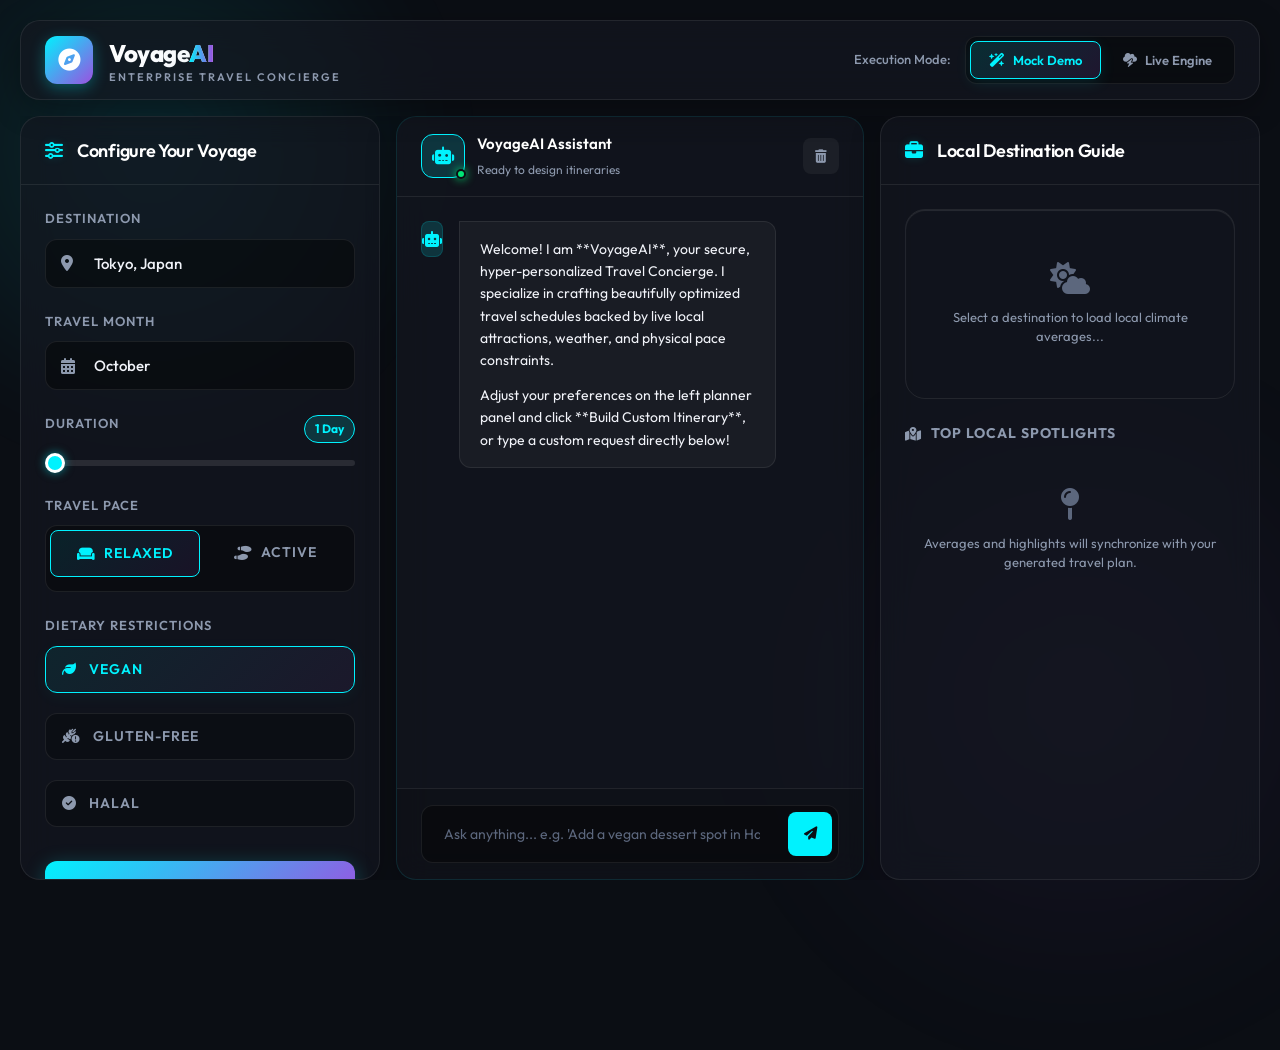
<file: frontend/index.html>
<!DOCTYPE html>
<html lang="en">
<head>
    <meta charset="UTF-8">
    <meta name="viewport" content="width=device-width, initial-scale=1.0">
    <title>VoyageAI Dashboard | Premium Travel Concierge (A2UI)</title>
    <!-- Modern Premium Typography -->
    <link rel="preconnect" href="https://fonts.googleapis.com">
    <link rel="preconnect" href="https://fonts.gstatic.com" crossorigin>
    <link href="https://fonts.googleapis.com/css2?family=Outfit:wght@300;400;500;600;700;800&display=swap" rel="stylesheet">
    <!-- FontAwesome Icons for premium micro-visuals -->
    <link rel="stylesheet" href="https://cdnjs.cloudflare.com/ajax/libs/font-awesome/6.4.0/css/all.min.css">
    <!-- Styled CSS stylesheet -->
    <link rel="stylesheet" href="style.css">
</head>
<body>
    <!-- Glow Background Effects -->
    <div class="glow-bg-primary"></div>
    <div class="glow-bg-secondary"></div>

    <div class="app-container">
        <!-- 🗺️ Main Header -->
        <header class="app-header">
            <div class="header-logo">
                <div class="logo-icon-wrapper">
                    <i class="fa-solid fa-compass logo-icon"></i>
                </div>
                <div class="logo-text-wrapper">
                    <h1 class="logo-title">Voyage<span>AI</span></h1>
                    <span class="logo-subtitle">Enterprise Travel Concierge</span>
                </div>
            </div>
            
            <!-- Interactive Mode Switcher -->
            <div class="mode-control-wrapper">
                <span class="mode-label">Execution Mode:</span>
                <div class="mode-toggle-group">
                    <button id="btn-mode-mock" class="mode-btn active" title="Instant high-fidelity simulated response demo">
                        <i class="fa-solid fa-wand-magic-sparkles"></i> Mock Demo
                    </button>
                    <button id="btn-mode-live" class="mode-btn" title="Live programmatic connection to the Vertex AI Reasoning Engine">
                        <i class="fa-solid fa-cloud-bolt"></i> Live Engine
                    </button>
                </div>
            </div>
        </header>

        <!-- 🏢 Main Layout Grid -->
        <main class="dashboard-grid">
            
            <!-- 🛠️ Left Panel: Travel Parameter Planner -->
            <section class="panel planner-panel animate-fade-in">
                <div class="panel-header">
                    <i class="fa-solid fa-sliders panel-icon"></i>
                    <h2>Configure Your Voyage</h2>
                </div>
                <div class="panel-body">
                    <form id="travel-planner-form">
                        <!-- Destination Input -->
                        <div class="form-group">
                            <label for="input-destination">Destination</label>
                            <div class="input-icon-wrapper">
                                <i class="fa-solid fa-location-dot input-icon"></i>
                                <select id="input-destination" required>
                                    <option value="Tokyo" selected>Tokyo, Japan</option>
                                    <option value="Paris">Paris, France</option>
                                    <option value="New York">New York, USA</option>
                                </select>
                            </div>
                        </div>

                        <!-- Travel Month -->
                        <div class="form-group">
                            <label for="input-month">Travel Month</label>
                            <div class="input-icon-wrapper">
                                <i class="fa-solid fa-calendar-days input-icon"></i>
                                <select id="input-month">
                                    <option value="January">January</option>
                                    <option value="May">May</option>
                                    <option value="October" selected>October</option>
                                    <option value="December">December</option>
                                </select>
                            </div>
                        </div>

                        <!-- Duration Slider -->
                        <div class="form-group">
                            <div class="label-header">
                                <label for="input-duration">Duration</label>
                                <span id="duration-display" class="badge">1 Day</span>
                            </div>
                            <input type="range" id="input-duration" min="1" max="7" value="1" class="slider-input">
                        </div>

                        <!-- Pace Switcher -->
                        <div class="form-group">
                            <label>Travel Pace</label>
                            <div class="segmented-switch">
                                <label class="segment-option">
                                    <input type="radio" name="input-pace" value="relaxed" checked>
                                    <span class="segment-btn">
                                        <i class="fa-solid fa-couch"></i> Relaxed
                                    </span>
                                </label>
                                <label class="segment-option">
                                    <input type="radio" name="input-pace" value="active">
                                    <span class="segment-btn">
                                        <i class="fa-solid fa-shoe-prints"></i> Active
                                    </span>
                                </label>
                            </div>
                        </div>

                        <!-- Dietary Restrictions -->
                        <div class="form-group">
                            <label>Dietary Restrictions</label>
                            <div class="checkbox-tag-grid">
                                <label class="tag-checkbox-label">
                                    <input type="checkbox" name="input-diet" value="vegan" checked>
                                    <span class="tag-checkbox-btn">
                                        <i class="fa-solid fa-leaf"></i> Vegan
                                    </span>
                                </label>
                                <label class="tag-checkbox-label">
                                    <input type="checkbox" name="input-diet" value="gluten-free">
                                    <span class="tag-checkbox-btn">
                                        <i class="fa-solid fa-wheat-awn-circle-exclamation"></i> Gluten-Free
                                    </span>
                                </label>
                                <label class="tag-checkbox-label">
                                    <input type="checkbox" name="input-diet" value="halal">
                                    <span class="tag-checkbox-btn">
                                        <i class="fa-solid fa-circle-check"></i> Halal
                                    </span>
                                </label>
                            </div>
                        </div>

                        <!-- Generate Button -->
                        <button type="submit" id="btn-generate" class="primary-btn">
                            <i class="fa-solid fa-wand-magic-sparkles"></i> Build Custom Itinerary
                        </button>
                    </form>
                </div>
            </section>

            <!-- 💬 Center Panel: Interactive Chat & Schedule Renderer -->
            <section class="panel chat-panel animate-fade-in-delayed">
                <div class="chat-header">
                    <div class="chat-agent-info">
                        <div class="agent-avatar">
                            <i class="fa-solid fa-robot"></i>
                            <div class="status-indicator-dot online"></div>
                        </div>
                        <div class="agent-name-wrapper">
                            <h3>VoyageAI Assistant</h3>
                            <span class="agent-status" id="agent-status-text">Ready to design itineraries</span>
                        </div>
                    </div>
                    <div class="chat-actions">
                        <button id="btn-clear-chat" class="icon-btn" title="Clear Chat Console">
                            <i class="fa-solid fa-trash-can"></i>
                        </button>
                    </div>
                </div>

                <!-- Scrollable Chat Feed -->
                <div class="chat-feed-viewport" id="chat-feed">
                    <!-- Default Greeting -->
                    <div class="chat-message assistant">
                        <div class="message-avatar">
                            <i class="fa-solid fa-robot"></i>
                        </div>
                        <div class="message-bubble-wrapper">
                            <div class="message-bubble">
                                <p>Welcome! I am **VoyageAI**, your secure, hyper-personalized Travel Concierge. I specialize in crafting beautifully optimized travel schedules backed by live local attractions, weather, and physical pace constraints.</p>
                                <p>Adjust your preferences on the left planner panel and click **Build Custom Itinerary**, or type a custom request directly below!</p>
                            </div>
                        </div>
                    </div>
                </div>

                <!-- Input Text Console -->
                <div class="chat-console-wrapper">
                    <form id="chat-input-form" class="chat-form">
                        <input type="text" id="input-custom-query" placeholder="Ask anything... e.g. 'Add a vegan dessert spot in Harajuku to my schedule!'" autocomplete="off">
                        <button type="submit" id="btn-send-message" class="send-btn" title="Send query to VoyageAI">
                            <i class="fa-solid fa-paper-plane"></i>
                        </button>
                    </form>
                </div>
            </section>

            <!-- 🌤️ Right Panel: Attractions & Weather Widgets -->
            <section class="panel widgets-panel animate-fade-in-delayed-more">
                <div class="panel-header">
                    <i class="fa-solid fa-briefcase panel-icon"></i>
                    <h2>Local Destination Guide</h2>
                </div>
                <div class="panel-body widgets-container">
                    
                    <!-- Weather Glass Widget -->
                    <div class="widget-card weather-widget frosted-glass" id="widget-weather-card">
                        <div class="widget-loading-placeholder">
                            <i class="fa-solid fa-cloud-sun fa-spin icon-spin-slow"></i>
                            <p>Select a destination to load local climate averages...</p>
                        </div>
                        <!-- Populated Weather Content -->
                        <div class="widget-active-content hidden" id="weather-active-content">
                            <div class="weather-main-row">
                                <div class="weather-temp-block">
                                    <span id="weather-temp" class="weather-temp-num">12°C</span>
                                    <span id="weather-temp-f" class="weather-temp-f-num">54°F</span>
                                </div>
                                <div class="weather-icon-block">
                                    <i id="weather-sky-icon" class="fa-solid fa-cloud-sun"></i>
                                </div>
                            </div>
                            <h4 id="weather-destination-name" class="weather-dest">Tokyo | October</h4>
                            <p id="weather-desc" class="weather-summary">Cool, crisp, and sunny with beautiful autumn breezes.</p>
                            <div class="weather-packing-box">
                                <h5><i class="fa-solid fa-shirt"></i> Recommended Packing</h5>
                                <p id="weather-packing">Medium layered jackets, a light sweater, comfortable walking sneakers, and a light scarf.</p>
                            </div>
                        </div>
                    </div>

                    <!-- Attractions Guide Widget -->
                    <div class="attractions-widget-wrapper">
                        <div class="widget-section-header">
                            <i class="fa-solid fa-map-location-dot"></i>
                            <h3>Top Local Spotlights</h3>
                        </div>
                        
                        <div class="attractions-feed-grid" id="attractions-feed">
                            <div class="widget-loading-placeholder py-4">
                                <i class="fa-solid fa-map-pin fa-bounce icon-bounce-slow"></i>
                                <p>Averages and highlights will synchronize with your generated travel plan.</p>
                            </div>
                        </div>
                    </div>

                </div>
            </section>

        </main>
    </div>

    <!-- Active JavaScript Client Logic -->
    <script src="app.js"></script>
</body>
</html>
</file>
<file: frontend/style.css>
/* ==========================================================================
   🗺️ VoyageAI Custom Design System & Premium Aesthetics (style.css)
   ========================================================================== */

/* 🎨 Theme Constants & Variables */
:root {
    --font-primary: 'Outfit', -apple-system, BlinkMacSystemFont, 'Segoe UI', Roboto, sans-serif;
    
    /* Harmonious Color Palette */
    --clr-bg: #0b0e14;
    --clr-bg-panel: rgba(20, 24, 33, 0.65);
    --clr-border: rgba(255, 255, 255, 0.08);
    --clr-border-active: rgba(0, 242, 254, 0.3);
    
    --clr-primary: #00f2fe;      /* Neon Cyan */
    --clr-primary-glow: rgba(0, 242, 254, 0.15);
    --clr-secondary: #9b51e0;    /* Electric Purple */
    --clr-secondary-glow: rgba(155, 81, 224, 0.15);
    
    --clr-text-main: #f1f3f9;
    --clr-text-muted: #8d99ae;
    --clr-text-dim: #5c677d;
    
    --clr-success: #00e676;
    --clr-warning: #ffb300;
    --clr-danger: #ff1744;
    
    /* Grid & Layout Metrics */
    --header-height: 80px;
    --border-radius-lg: 20px;
    --border-radius-md: 12px;
    --border-radius-sm: 8px;
    
    /* Animation Speeds */
    --transition-fast: 0.2s cubic-bezier(0.4, 0, 0.2, 1);
    --transition-normal: 0.35s cubic-bezier(0.4, 0, 0.2, 1);
}

/* 🌀 Global Setup & Resets */
* {
    margin: 0;
    padding: 0;
    box-sizing: border-box;
}

body {
    font-family: var(--font-primary);
    background-color: var(--clr-bg);
    color: var(--clr-text-main);
    min-height: 100vh;
    overflow-x: hidden;
    position: relative;
    line-height: 1.5;
}

/* 🌌 Stunning Background Radial Glowing Orbs */
.glow-bg-primary {
    position: absolute;
    width: 600px;
    height: 600px;
    top: -150px;
    left: -150px;
    background: radial-gradient(circle, rgba(0, 242, 254, 0.12) 0%, rgba(0, 0, 0, 0) 70%);
    border-radius: 50%;
    z-index: -2;
    pointer-events: none;
    filter: blur(40px);
}

.glow-bg-secondary {
    position: absolute;
    width: 700px;
    height: 700px;
    bottom: -150px;
    right: -150px;
    background: radial-gradient(circle, rgba(155, 81, 224, 0.08) 0%, rgba(0, 0, 0, 0) 70%);
    border-radius: 50%;
    z-index: -2;
    pointer-events: none;
    filter: blur(50px);
}

/* 📦 App Container Layout */
.app-container {
    max-width: 1680px;
    margin: 0 auto;
    padding: 20px;
    height: 100vh;
    display: flex;
    flex-direction: column;
    gap: 16px;
}

/* 🧭 Premium Header Styles */
.app-header {
    height: var(--header-height);
    display: flex;
    align-items: center;
    justify-content: space-between;
    padding: 0 24px;
    background: var(--clr-bg-panel);
    backdrop-filter: blur(16px);
    -webkit-backdrop-filter: blur(16px);
    border: 1px solid var(--clr-border);
    border-radius: var(--border-radius-lg);
    box-shadow: 0 8px 32px rgba(0, 0, 0, 0.3);
    z-index: 10;
}

.header-logo {
    display: flex;
    align-items: center;
    gap: 16px;
}

.logo-icon-wrapper {
    width: 48px;
    height: 48px;
    border-radius: var(--border-radius-md);
    background: linear-gradient(135deg, var(--clr-primary), var(--clr-secondary));
    display: flex;
    align-items: center;
    justify-content: center;
    box-shadow: 0 4px 15px rgba(0, 242, 254, 0.3);
}

.logo-icon {
    font-size: 22px;
    color: #fff;
    animation: rotate-compass 12s linear infinite;
}

.logo-title {
    font-size: 24px;
    font-weight: 800;
    letter-spacing: -0.5px;
    background: linear-gradient(90deg, #fff, #dfebf6);
    -webkit-background-clip: text;
    -webkit-text-fill-color: transparent;
}

.logo-title span {
    background: linear-gradient(90deg, var(--clr-primary), var(--clr-secondary));
    -webkit-background-clip: text;
    -webkit-text-fill-color: transparent;
}

.logo-subtitle {
    font-size: 11px;
    text-transform: uppercase;
    letter-spacing: 2px;
    color: var(--clr-text-muted);
    font-weight: 600;
    display: block;
    margin-top: -2px;
}

/* 🕹️ Execution Mode Switcher Button Group */
.mode-control-wrapper {
    display: flex;
    align-items: center;
    gap: 14px;
}

.mode-label {
    font-size: 13px;
    color: var(--clr-text-muted);
    font-weight: 500;
}

.mode-toggle-group {
    background: rgba(0, 0, 0, 0.4);
    padding: 4px;
    border-radius: var(--border-radius-md);
    border: 1px solid var(--clr-border);
    display: flex;
    gap: 4px;
}

.mode-btn {
    border: none;
    background: transparent;
    padding: 10px 18px;
    font-family: var(--font-primary);
    font-size: 13px;
    font-weight: 600;
    color: var(--clr-text-muted);
    border-radius: var(--border-radius-sm);
    cursor: pointer;
    display: flex;
    align-items: center;
    gap: 8px;
    transition: var(--transition-fast);
}

.mode-btn i {
    font-size: 14px;
}

.mode-btn:hover {
    color: #fff;
}

.mode-btn.active {
    background: linear-gradient(135deg, rgba(0, 242, 254, 0.15) 0%, rgba(155, 81, 224, 0.15) 100%);
    border: 1px solid var(--clr-primary);
    color: var(--clr-primary);
    box-shadow: 0 4px 15px rgba(0, 242, 254, 0.1);
}

/* 🏢 Dashboard Main Grid Layout */
.dashboard-grid {
    flex: 1;
    display: grid;
    grid-template-columns: 360px 1fr 380px;
    gap: 16px;
    height: calc(100vh - var(--header-height) - 56px);
    overflow: hidden;
}

/* 🏛️ Panel Glassmorphism Base Styles */
.panel {
    background: var(--clr-bg-panel);
    backdrop-filter: blur(16px);
    -webkit-backdrop-filter: blur(16px);
    border: 1px solid var(--clr-border);
    border-radius: var(--border-radius-lg);
    display: flex;
    flex-direction: column;
    overflow: hidden;
    box-shadow: 0 8px 32px rgba(0, 0, 0, 0.2);
    transition: border-color var(--transition-normal);
}

.panel:hover {
    border-color: rgba(255, 255, 255, 0.12);
}

.panel-header {
    padding: 20px 24px;
    border-bottom: 1px solid var(--clr-border);
    display: flex;
    align-items: center;
    gap: 14px;
}

.panel-icon {
    font-size: 18px;
    color: var(--clr-primary);
    text-shadow: 0 0 10px var(--clr-primary-glow);
}

.panel-header h2 {
    font-size: 18px;
    font-weight: 600;
    letter-spacing: -0.3px;
    color: #fff;
}

.panel-body {
    flex: 1;
    padding: 24px;
    overflow-y: auto;
}

/* 🎚️ Planner Form Elements */
.form-group {
    margin-bottom: 24px;
}

.form-group:last-child {
    margin-bottom: 0;
}

.form-group label {
    display: block;
    font-size: 13px;
    font-weight: 600;
    text-transform: uppercase;
    letter-spacing: 1px;
    color: var(--clr-text-muted);
    margin-bottom: 10px;
}

.label-header {
    display: flex;
    align-items: center;
    justify-content: space-between;
    margin-bottom: 4px;
}

.badge {
    background: var(--clr-primary-glow);
    border: 1px solid var(--clr-primary);
    color: var(--clr-primary);
    padding: 4px 10px;
    font-size: 12px;
    font-weight: 700;
    border-radius: 20px;
}

/* Custom Styled Input Icon Wrappers */
.input-icon-wrapper {
    position: relative;
    width: 100%;
}

.input-icon {
    position: absolute;
    left: 16px;
    top: 50%;
    transform: translateY(-50%);
    color: var(--clr-text-muted);
    font-size: 16px;
    pointer-events: none;
    transition: var(--transition-fast);
}

select {
    width: 100%;
    padding: 14px 16px 14px 48px;
    background: rgba(0, 0, 0, 0.4);
    border: 1px solid var(--clr-border);
    color: var(--clr-text-main);
    font-family: var(--font-primary);
    font-size: 15px;
    font-weight: 500;
    border-radius: var(--border-radius-md);
    cursor: pointer;
    outline: none;
    appearance: none;
    -webkit-appearance: none;
    transition: var(--transition-fast);
}

select:focus {
    border-color: var(--clr-primary);
    box-shadow: 0 0 15px var(--clr-primary-glow);
}

select:focus + .input-icon {
    color: var(--clr-primary);
}

/* Premium Slider Inputs */
.slider-input {
    width: 100%;
    height: 6px;
    background: rgba(255, 255, 255, 0.1);
    border-radius: 10px;
    outline: none;
    appearance: none;
    -webkit-appearance: none;
    cursor: pointer;
}

.slider-input::-webkit-slider-thumb {
    appearance: none;
    -webkit-appearance: none;
    width: 20px;
    height: 20px;
    border-radius: 50%;
    background: var(--clr-primary);
    border: 3px solid #fff;
    box-shadow: 0 0 10px rgba(0, 242, 254, 0.5);
    transition: transform var(--transition-fast);
}

.slider-input::-webkit-slider-thumb:hover {
    transform: scale(1.2);
}

/* Premium Segmented pace switches */
.segmented-switch {
    background: rgba(0, 0, 0, 0.35);
    padding: 4px;
    border-radius: var(--border-radius-md);
    border: 1px solid var(--clr-border);
    display: flex;
    width: 100%;
}

.segment-option {
    flex: 1;
    cursor: pointer;
}

.segment-option input {
    display: none;
}

.segment-btn {
    display: flex;
    align-items: center;
    justify-content: center;
    gap: 8px;
    padding: 12px;
    border-radius: var(--border-radius-sm);
    color: var(--clr-text-muted);
    font-size: 14px;
    font-weight: 600;
    transition: var(--transition-fast);
}

.segment-option input:checked + .segment-btn {
    background: linear-gradient(135deg, rgba(0, 242, 254, 0.1) 0%, rgba(155, 81, 224, 0.1) 100%);
    border: 1px solid var(--clr-primary);
    color: var(--clr-primary);
}

/* Custom Tag Checkboxes for Restrictions */
.checkbox-tag-grid {
    display: grid;
    grid-template-columns: 1fr;
    gap: 10px;
}

.tag-checkbox-label {
    cursor: pointer;
}

.tag-checkbox-label input {
    display: none;
}

.tag-checkbox-btn {
    display: flex;
    align-items: center;
    gap: 12px;
    padding: 12px 16px;
    background: rgba(0, 0, 0, 0.25);
    border: 1px solid var(--clr-border);
    border-radius: var(--border-radius-md);
    color: var(--clr-text-muted);
    font-size: 14px;
    font-weight: 600;
    transition: var(--transition-fast);
}

.tag-checkbox-btn:hover {
    border-color: rgba(255, 255, 255, 0.15);
    color: #fff;
}

.tag-checkbox-label input:checked + .tag-checkbox-btn {
    background: linear-gradient(135deg, rgba(0, 242, 254, 0.08) 0%, rgba(155, 81, 224, 0.08) 100%);
    border-color: var(--clr-primary);
    color: var(--clr-primary);
    box-shadow: 0 4px 15px rgba(0, 242, 254, 0.05);
}

/* Premium Actions & Buttons */
.primary-btn {
    width: 100%;
    padding: 16px;
    background: linear-gradient(135deg, var(--clr-primary) 0%, var(--clr-secondary) 100%);
    border: none;
    outline: none;
    color: #fff;
    font-family: var(--font-primary);
    font-size: 15px;
    font-weight: 700;
    border-radius: var(--border-radius-md);
    cursor: pointer;
    box-shadow: 0 4px 20px rgba(0, 242, 254, 0.25);
    display: flex;
    align-items: center;
    justify-content: center;
    gap: 10px;
    transition: var(--transition-normal);
    position: relative;
    overflow: hidden;
}

.primary-btn::after {
    content: '';
    position: absolute;
    width: 100%;
    height: 100%;
    top: 0;
    left: -100%;
    background: linear-gradient(90deg, transparent, rgba(255, 255, 255, 0.2), transparent);
    transition: 0.5s;
}

.primary-btn:hover::after {
    left: 100%;
}

.primary-btn:hover {
    transform: translateY(-2px);
    box-shadow: 0 6px 25px rgba(0, 242, 254, 0.35);
}

.primary-btn:active {
    transform: translateY(1px);
}

/* 💬 Center Panel Chat Feed Layout */
.chat-panel {
    border-color: rgba(0, 242, 254, 0.1);
}

.chat-header {
    padding: 16px 24px;
    border-bottom: 1px solid var(--clr-border);
    display: flex;
    align-items: center;
    justify-content: space-between;
}

.chat-agent-info {
    display: flex;
    align-items: center;
    gap: 12px;
}

.agent-avatar {
    width: 44px;
    height: 44px;
    border-radius: var(--border-radius-md);
    background: var(--clr-primary-glow);
    border: 1px solid var(--clr-primary);
    color: var(--clr-primary);
    display: flex;
    align-items: center;
    justify-content: center;
    position: relative;
}

.agent-avatar i {
    font-size: 18px;
}

.status-indicator-dot {
    position: absolute;
    width: 10px;
    height: 10px;
    border-radius: 50%;
    bottom: -2px;
    right: -2px;
    border: 2px solid var(--clr-bg);
}

.status-indicator-dot.online {
    background: var(--clr-success);
    box-shadow: 0 0 10px var(--clr-success);
}

.status-indicator-dot.pulsing {
    background: var(--clr-warning);
    box-shadow: 0 0 10px var(--clr-warning);
    animation: pulse-glow 1.5s infinite;
}

.agent-name-wrapper h3 {
    font-size: 15px;
    font-weight: 600;
    color: #fff;
}

.agent-status {
    font-size: 12px;
    color: var(--clr-text-muted);
}

.icon-btn {
    border: none;
    background: rgba(255, 255, 255, 0.05);
    color: var(--clr-text-muted);
    width: 36px;
    height: 36px;
    border-radius: var(--border-radius-sm);
    cursor: pointer;
    display: flex;
    align-items: center;
    justify-content: center;
    transition: var(--transition-fast);
}

.icon-btn:hover {
    background: rgba(255, 255, 255, 0.1);
    color: #fff;
}

/* Chat Feed Viewport and Messages */
.chat-feed-viewport {
    flex: 1;
    padding: 24px;
    overflow-y: auto;
    display: flex;
    flex-direction: column;
    gap: 20px;
}

.chat-message {
    display: flex;
    gap: 16px;
    max-width: 85%;
    animation: slide-up var(--transition-normal);
}

.chat-message.assistant {
    align-self: flex-start;
}

.chat-message.user {
    align-self: flex-end;
    flex-direction: row-reverse;
}

.message-avatar {
    width: 36px;
    height: 36px;
    border-radius: var(--border-radius-sm);
    background: rgba(255, 255, 255, 0.05);
    display: flex;
    align-items: center;
    justify-content: center;
    color: var(--clr-text-muted);
}

.chat-message.assistant .message-avatar {
    background: var(--clr-primary-glow);
    color: var(--clr-primary);
    border: 1px solid rgba(0, 242, 254, 0.15);
}

.chat-message.user .message-avatar {
    background: var(--clr-secondary-glow);
    color: var(--clr-secondary);
    border: 1px solid rgba(155, 81, 224, 0.15);
}

.message-bubble-wrapper {
    display: flex;
    flex-direction: column;
}

.message-bubble {
    padding: 16px 20px;
    border-radius: var(--border-radius-md);
    font-size: 14px;
    line-height: 1.6;
}

.chat-message.assistant .message-bubble {
    background: rgba(255, 255, 255, 0.04);
    border: 1px solid var(--clr-border);
    color: var(--clr-text-main);
    border-top-left-radius: 0;
}

.chat-message.user .message-bubble {
    background: linear-gradient(135deg, rgba(0, 242, 254, 0.08) 0%, rgba(155, 81, 224, 0.08) 100%);
    border: 1px solid var(--clr-primary);
    color: var(--clr-primary);
    border-top-right-radius: 0;
}

.message-bubble p {
    margin-bottom: 12px;
}

.message-bubble p:last-child {
    margin-bottom: 0;
}

/* Chat Input Console Form */
.chat-console-wrapper {
    padding: 16px 24px;
    border-top: 1px solid var(--clr-border);
    background: rgba(0, 0, 0, 0.15);
}

.chat-form {
    display: flex;
    gap: 12px;
    background: rgba(0, 0, 0, 0.35);
    border: 1px solid var(--clr-border);
    padding: 6px;
    border-radius: var(--border-radius-md);
    transition: var(--transition-fast);
}

.chat-form:focus-within {
    border-color: var(--clr-primary);
    box-shadow: 0 0 15px var(--clr-primary-glow);
}

.chat-form input {
    flex: 1;
    border: none;
    outline: none;
    background: transparent;
    padding: 12px 16px;
    color: var(--clr-text-main);
    font-family: var(--font-primary);
    font-size: 14px;
}

.chat-form input::placeholder {
    color: var(--clr-text-dim);
}

.send-btn {
    border: none;
    background: var(--clr-primary);
    color: #0b0e14;
    width: 44px;
    height: 44px;
    border-radius: var(--border-radius-sm);
    cursor: pointer;
    display: flex;
    align-items: center;
    justify-content: center;
    transition: var(--transition-normal);
}

.send-btn:hover {
    transform: scale(1.05);
    background: #fff;
    box-shadow: 0 0 12px #fff;
}

/* ⛅ Weather Glass Widget & Cards */
.widgets-container {
    display: flex;
    flex-direction: column;
    gap: 24px;
}

.widget-card {
    padding: 24px;
    border-radius: var(--border-radius-lg);
    border: 1px solid var(--clr-border);
    transition: var(--transition-normal);
}

.weather-widget {
    background: radial-gradient(135deg, rgba(255, 255, 255, 0.05) 0%, rgba(255, 255, 255, 0.01) 100%);
    box-shadow: inset 0 1px 1px rgba(255, 255, 255, 0.1);
}

.widget-loading-placeholder {
    display: flex;
    flex-direction: column;
    align-items: center;
    justify-content: center;
    text-align: center;
    gap: 14px;
    color: var(--clr-text-muted);
    font-size: 13px;
    min-height: 140px;
}

.widget-loading-placeholder i {
    font-size: 32px;
    color: var(--clr-text-dim);
}

.weather-main-row {
    display: flex;
    justify-content: space-between;
    align-items: center;
    margin-bottom: 12px;
}

.weather-temp-block {
    display: flex;
    flex-direction: column;
}

.weather-temp-num {
    font-size: 36px;
    font-weight: 800;
    color: #fff;
    line-height: 1;
}

.weather-temp-f-num {
    font-size: 14px;
    color: var(--clr-text-muted);
    font-weight: 500;
}

.weather-icon-block i {
    font-size: 40px;
    color: var(--clr-primary);
    text-shadow: 0 0 15px var(--clr-primary-glow);
}

.weather-dest {
    font-size: 16px;
    font-weight: 700;
    color: #fff;
    margin-bottom: 4px;
}

.weather-summary {
    font-size: 13px;
    color: var(--clr-text-muted);
    margin-bottom: 16px;
}

.weather-packing-box {
    background: rgba(0, 0, 0, 0.25);
    border: 1px solid var(--clr-border);
    padding: 12px 16px;
    border-radius: var(--border-radius-md);
}

.weather-packing-box h5 {
    font-size: 12px;
    text-transform: uppercase;
    letter-spacing: 0.5px;
    color: var(--clr-primary);
    margin-bottom: 6px;
    display: flex;
    align-items: center;
    gap: 6px;
}

.weather-packing-box p {
    font-size: 12px;
    color: var(--clr-text-main);
    line-height: 1.5;
}

/* Attractions Guide Grid */
.attractions-widget-wrapper {
    display: flex;
    flex-direction: column;
    gap: 16px;
}

.widget-section-header {
    display: flex;
    align-items: center;
    gap: 10px;
    color: var(--clr-text-muted);
}

.widget-section-header i {
    font-size: 14px;
}

.widget-section-header h3 {
    font-size: 14px;
    text-transform: uppercase;
    letter-spacing: 1px;
}

.attractions-feed-grid {
    display: flex;
    flex-direction: column;
    gap: 12px;
}

.attraction-widget-card {
    background: rgba(0, 0, 0, 0.25);
    border: 1px solid var(--clr-border);
    border-radius: var(--border-radius-md);
    padding: 14px 16px;
    transition: var(--transition-fast);
}

.attraction-widget-card:hover {
    border-color: rgba(0, 242, 254, 0.2);
    transform: translateX(4px);
}

.attraction-title-row {
    display: flex;
    align-items: center;
    justify-content: space-between;
    margin-bottom: 6px;
}

.attraction-title-row h4 {
    font-size: 14px;
    font-weight: 700;
    color: #fff;
}

.attraction-rating {
    font-size: 12px;
    color: var(--clr-warning);
    font-weight: 700;
    display: flex;
    align-items: center;
    gap: 4px;
}

.attraction-desc {
    font-size: 12px;
    color: var(--clr-text-muted);
    line-height: 1.4;
    margin-bottom: 10px;
}

.attraction-tags {
    display: flex;
    flex-wrap: wrap;
    gap: 6px;
}

.attraction-tag {
    font-size: 10px;
    font-weight: 600;
    padding: 2px 8px;
    border-radius: 20px;
    background: rgba(255, 255, 255, 0.05);
    color: var(--clr-text-muted);
}

.attraction-tag.success {
    background: rgba(0, 230, 118, 0.1);
    color: var(--clr-success);
}

/* ==========================================================================
   🎴 Rich Itinerary Markdown Render Layout Components
   ========================================================================== */
.itinerary-markdown-container {
    display: flex;
    flex-direction: column;
    gap: 24px;
    padding: 4px 0;
}

.itinerary-title-card {
    background: linear-gradient(135deg, rgba(0, 242, 254, 0.05) 0%, rgba(155, 81, 224, 0.05) 100%);
    border: 1px solid var(--clr-border-active);
    border-radius: var(--border-radius-md);
    padding: 20px;
    margin-bottom: 8px;
}

.itinerary-title-card h1 {
    font-size: 20px;
    font-weight: 800;
    color: #fff;
    margin-bottom: 6px;
    background: linear-gradient(90deg, #fff, var(--clr-primary));
    -webkit-background-clip: text;
    -webkit-text-fill-color: transparent;
}

.day-header-card {
    background: rgba(255, 255, 255, 0.03);
    border-left: 4px solid var(--clr-primary);
    padding: 10px 16px;
    border-radius: var(--border-radius-sm);
    font-size: 15px;
    font-weight: 700;
    color: #fff;
    margin: 16px 0 10px 0;
    display: flex;
    align-items: center;
    gap: 10px;
}

.activity-list-wrapper {
    display: flex;
    flex-direction: column;
    gap: 12px;
    padding-left: 12px;
    border-left: 1px dashed rgba(255, 255, 255, 0.1);
}

.activity-item-card {
    background: rgba(0, 0, 0, 0.15);
    border: 1px solid var(--clr-border);
    padding: 14px 18px;
    border-radius: var(--border-radius-md);
    transition: var(--transition-fast);
}

.activity-item-card:hover {
    border-color: rgba(255, 255, 255, 0.15);
}

.activity-time {
    font-size: 12px;
    font-weight: 700;
    color: var(--clr-primary);
    text-transform: uppercase;
    margin-bottom: 4px;
}

.activity-name {
    font-size: 14px;
    font-weight: 700;
    color: #fff;
    margin-bottom: 4px;
}

.activity-details {
    font-size: 13px;
    color: var(--clr-text-muted);
    line-height: 1.5;
}

/* Styled Markdown Subtables */
.markdown-table {
    width: 100%;
    border-collapse: collapse;
    margin: 16px 0;
    font-size: 13px;
    background: rgba(0, 0, 0, 0.2);
    border: 1px solid var(--clr-border);
    border-radius: var(--border-radius-md);
    overflow: hidden;
}

.markdown-table th, .markdown-table td {
    padding: 12px 16px;
    text-align: left;
}

.markdown-table th {
    background: rgba(255, 255, 255, 0.05);
    color: #fff;
    font-weight: 600;
}

.markdown-table tr {
    border-bottom: 1px solid var(--clr-border);
}

.markdown-table tr:last-child {
    border-bottom: none;
}

/* Skeletons & Animated Loading Elements */
.skeleton-box {
    display: flex;
    flex-direction: column;
    gap: 14px;
    width: 100%;
    padding: 8px 0;
}

.skeleton-item {
    background: linear-gradient(90deg, rgba(255, 255, 255, 0.03) 25%, rgba(255, 255, 255, 0.08) 50%, rgba(255, 255, 255, 0.03) 75%);
    background-size: 200% 100%;
    animation: loading-shimmer 1.5s infinite;
    border-radius: var(--border-radius-sm);
}

.skeleton-header {
    height: 48px;
    width: 60%;
    border-radius: var(--border-radius-md);
}

.skeleton-paragraph {
    height: 14px;
    width: 100%;
}

.skeleton-paragraph.short {
    width: 80%;
}

.skeleton-paragraph.shorter {
    width: 50%;
}

/* ==========================================================================
   🎬 Animation Keyframes & Helper Classes
   ========================================================================== */
@keyframes rotate-compass {
    0% { transform: rotate(0deg); }
    100% { transform: rotate(360deg); }
}

@keyframes pulse-glow {
    0% { transform: scale(1); box-shadow: 0 0 10px var(--clr-warning); }
    50% { transform: scale(1.1); box-shadow: 0 0 20px rgba(255, 179, 0, 0.6); }
    100% { transform: scale(1); box-shadow: 0 0 10px var(--clr-warning); }
}

@keyframes loading-shimmer {
    0% { background-position: 200% 0; }
    100% { background-position: -200% 0; }
}

@keyframes slide-up {
    0% { transform: translateY(12px); opacity: 0; }
    100% { transform: translateY(0); opacity: 1; }
}

.animate-fade-in {
    animation: slide-up 0.5s cubic-bezier(0.4, 0, 0.2, 1) forwards;
}

.animate-fade-in-delayed {
    animation: slide-up 0.5s cubic-bezier(0.4, 0, 0.2, 1) 0.15s forwards both;
}

.animate-fade-in-delayed-more {
    animation: slide-up 0.5s cubic-bezier(0.4, 0, 0.2, 1) 0.3s forwards both;
}

.hidden {
    display: none !important;
}

.py-4 {
    padding-top: 1.5rem;
    padding-bottom: 1.5rem;
}

/* 📜 Custom Styled Scrollbars */
::-webkit-scrollbar {
    width: 6px;
    height: 6px;
}

::-webkit-scrollbar-track {
    background: transparent;
}

::-webkit-scrollbar-thumb {
    background: rgba(255, 255, 255, 0.08);
    border-radius: 10px;
}

::-webkit-scrollbar-thumb:hover {
    background: rgba(255, 255, 255, 0.15);
}
</file>
